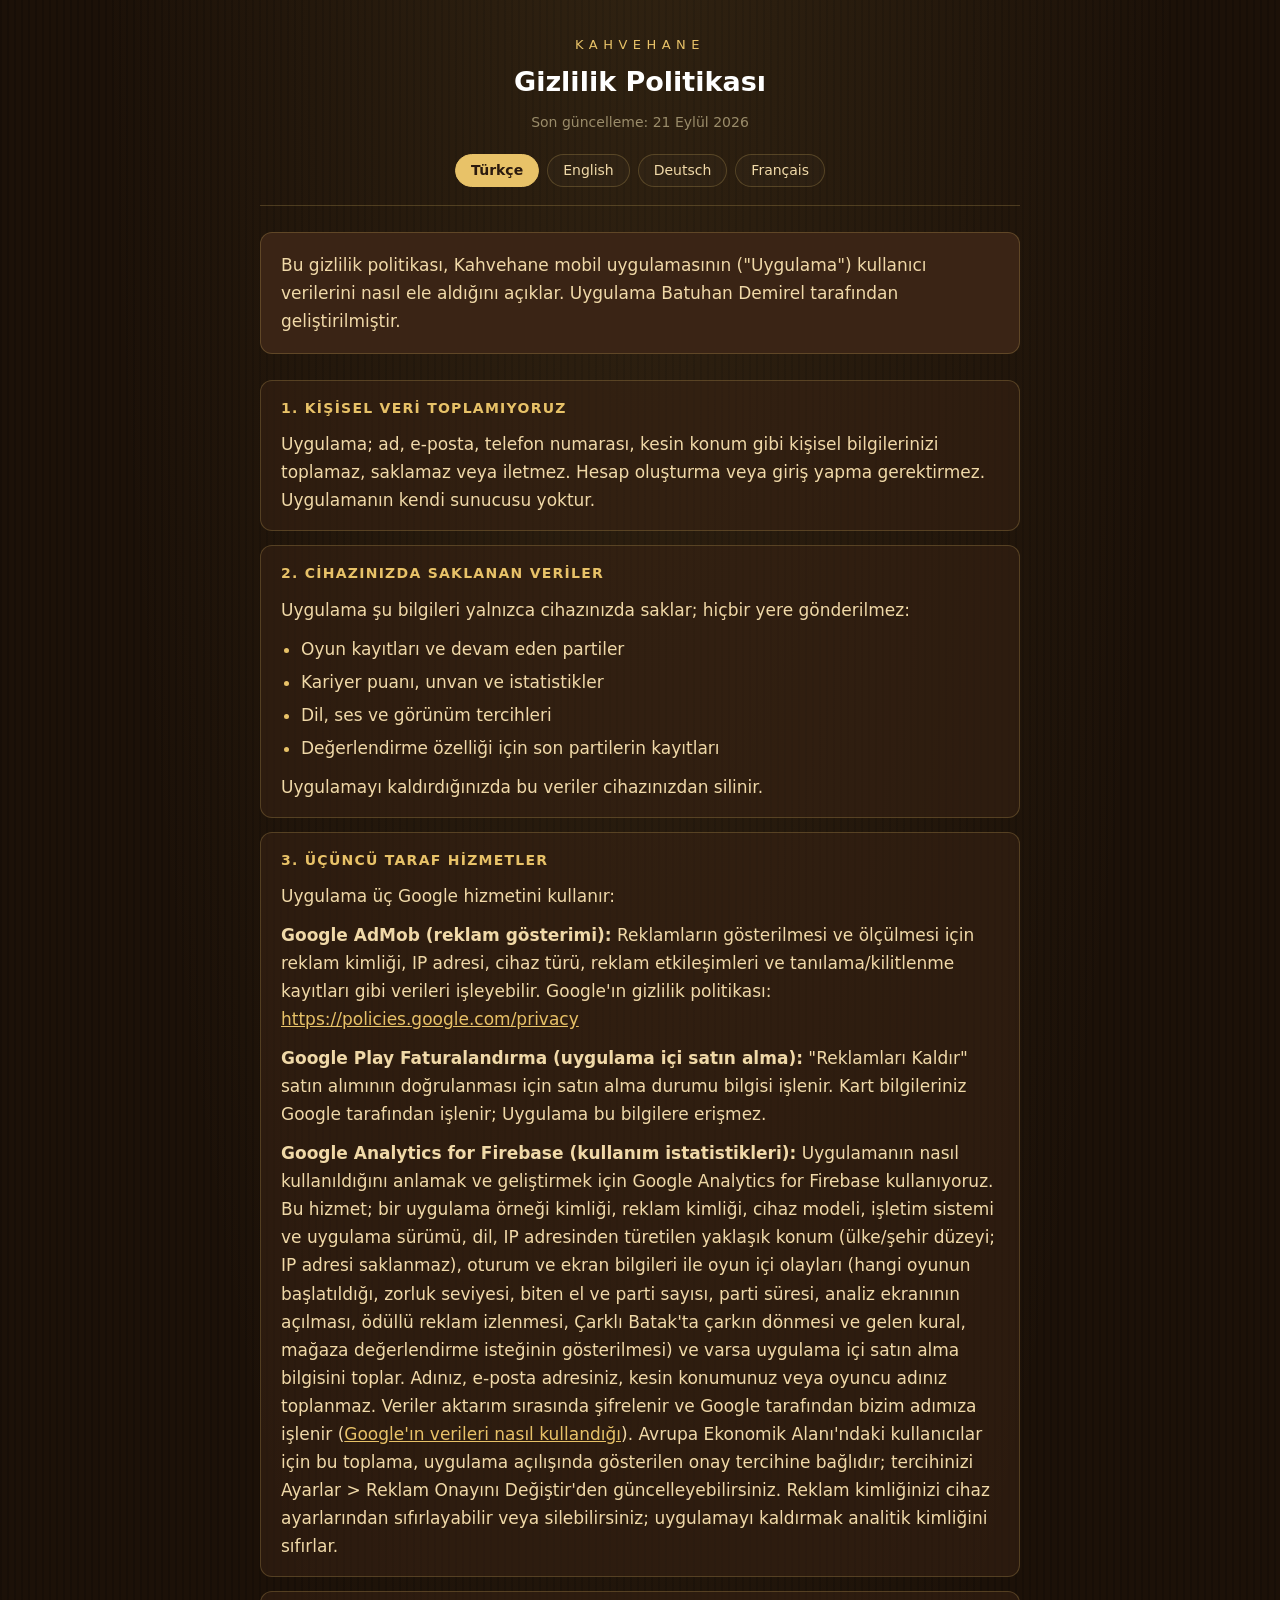
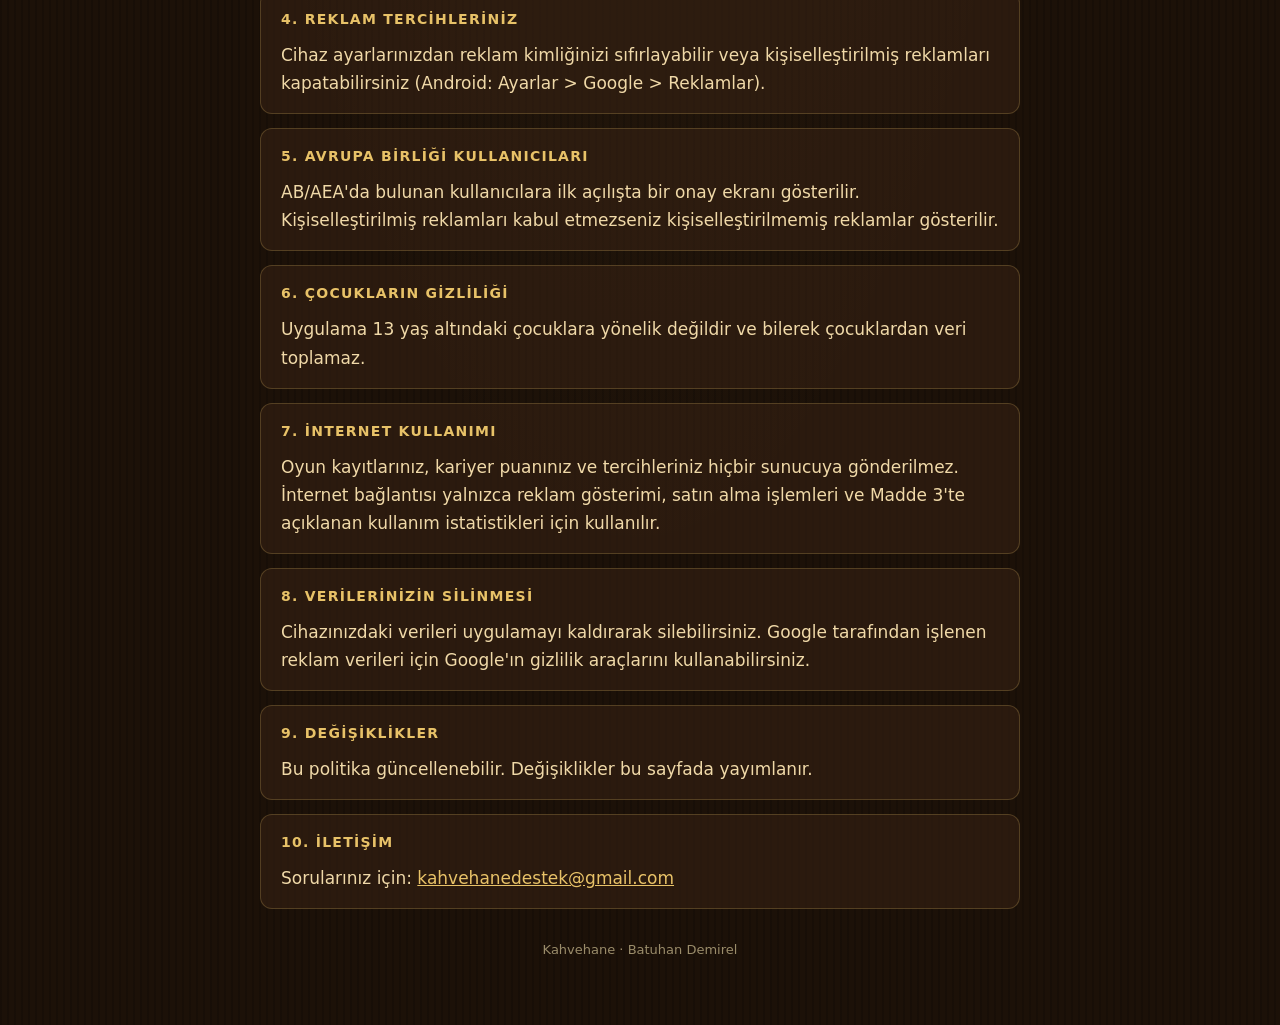
<file: index.html>
<!DOCTYPE html>
<html lang="tr">
<head>
<meta charset="utf-8">
<meta name="viewport" content="width=device-width, initial-scale=1">
<meta name="robots" content="index, follow">
<title>Kahvehane — Gizlilik Politikası</title>
<meta name="description" content="Gizlilik Politikası — Kahvehane">
<link rel="stylesheet" href="style.css">
</head>
<body>
<div class="wrap">
  <header>
    <p class="brand">Kahvehane</p>
    <h1>Gizlilik Politikası</h1>
    <p class="updated">Son güncelleme: 21 Eylül 2026</p>
    <nav>
  <a href="./" hreflang="tr" aria-current="page">Türkçe</a>
  <a href="en/" hreflang="en">English</a>
  <a href="de/" hreflang="de">Deutsch</a>
  <a href="fr/" hreflang="fr">Français</a>
  </nav>
  </header>
  <main>
    <div class="intro"><p>Bu gizlilik politikası, Kahvehane mobil uygulamasının ("Uygulama") kullanıcı verilerini nasıl ele aldığını açıklar. Uygulama Batuhan Demirel tarafından geliştirilmiştir.</p></div>
    <section>
      <h2>1. KİŞİSEL VERİ TOPLAMIYORUZ</h2>
      <p>Uygulama; ad, e-posta, telefon numarası, kesin konum gibi kişisel bilgilerinizi toplamaz, saklamaz veya iletmez. Hesap oluşturma veya giriş yapma gerektirmez. Uygulamanın kendi sunucusu yoktur.</p>
    </section>
    <section>
      <h2>2. CİHAZINIZDA SAKLANAN VERİLER</h2>
      <p>Uygulama şu bilgileri yalnızca cihazınızda saklar; hiçbir yere gönderilmez:</p>
      <ul>
        <li>Oyun kayıtları ve devam eden partiler</li>
        <li>Kariyer puanı, unvan ve istatistikler</li>
        <li>Dil, ses ve görünüm tercihleri</li>
        <li>Değerlendirme özelliği için son partilerin kayıtları</li>
      </ul>
      <p>Uygulamayı kaldırdığınızda bu veriler cihazınızdan silinir.</p>
    </section>
    <section>
      <h2>3. ÜÇÜNCÜ TARAF HİZMETLER</h2>
      <p>Uygulama üç Google hizmetini kullanır:</p>
      <p><strong>Google AdMob (reklam gösterimi):</strong> Reklamların gösterilmesi ve ölçülmesi için reklam kimliği, IP adresi, cihaz türü, reklam etkileşimleri ve tanılama/kilitlenme kayıtları gibi verileri işleyebilir. Google'ın gizlilik politikası: <a href="https://policies.google.com/privacy">https://policies.google.com/privacy</a></p>
      <p><strong>Google Play Faturalandırma (uygulama içi satın alma):</strong> "Reklamları Kaldır" satın alımının doğrulanması için satın alma durumu bilgisi işlenir. Kart bilgileriniz Google tarafından işlenir; Uygulama bu bilgilere erişmez.</p>
      <p><strong>Google Analytics for Firebase (kullanım istatistikleri):</strong> Uygulamanın nasıl kullanıldığını anlamak ve geliştirmek için Google Analytics for Firebase kullanıyoruz. Bu hizmet; bir uygulama örneği kimliği, reklam kimliği, cihaz modeli, işletim sistemi ve uygulama sürümü, dil, IP adresinden türetilen yaklaşık konum (ülke/şehir düzeyi; IP adresi saklanmaz), oturum ve ekran bilgileri ile oyun içi olayları (hangi oyunun başlatıldığı, zorluk seviyesi, biten el ve parti sayısı, parti süresi, analiz ekranının açılması, ödüllü reklam izlenmesi, Çarklı Batak'ta çarkın dönmesi ve gelen kural, mağaza değerlendirme isteğinin gösterilmesi) ve varsa uygulama içi satın alma bilgisini toplar. Adınız, e-posta adresiniz, kesin konumunuz veya oyuncu adınız toplanmaz. Veriler aktarım sırasında şifrelenir ve Google tarafından bizim adımıza işlenir (<a href="https://policies.google.com/technologies/partner-sites">Google'ın verileri nasıl kullandığı</a>). Avrupa Ekonomik Alanı'ndaki kullanıcılar için bu toplama, uygulama açılışında gösterilen onay tercihine bağlıdır; tercihinizi Ayarlar &gt; Reklam Onayını Değiştir'den güncelleyebilirsiniz. Reklam kimliğinizi cihaz ayarlarından sıfırlayabilir veya silebilirsiniz; uygulamayı kaldırmak analitik kimliğini sıfırlar.</p>
    </section>
    <section>
      <h2>4. REKLAM TERCİHLERİNİZ</h2>
      <p>Cihaz ayarlarınızdan reklam kimliğinizi sıfırlayabilir veya kişiselleştirilmiş reklamları kapatabilirsiniz (Android: Ayarlar &gt; Google &gt; Reklamlar).</p>
    </section>
    <section>
      <h2>5. AVRUPA BİRLİĞİ KULLANICILARI</h2>
      <p>AB/AEA'da bulunan kullanıcılara ilk açılışta bir onay ekranı gösterilir. Kişiselleştirilmiş reklamları kabul etmezseniz kişiselleştirilmemiş reklamlar gösterilir.</p>
    </section>
    <section>
      <h2>6. ÇOCUKLARIN GİZLİLİĞİ</h2>
      <p>Uygulama 13 yaş altındaki çocuklara yönelik değildir ve bilerek çocuklardan veri toplamaz.</p>
    </section>
    <section>
      <h2>7. İNTERNET KULLANIMI</h2>
      <p>Oyun kayıtlarınız, kariyer puanınız ve tercihleriniz hiçbir sunucuya gönderilmez. İnternet bağlantısı yalnızca reklam gösterimi, satın alma işlemleri ve Madde 3'te açıklanan kullanım istatistikleri için kullanılır.</p>
    </section>
    <section>
      <h2>8. VERİLERİNİZİN SİLİNMESİ</h2>
      <p>Cihazınızdaki verileri uygulamayı kaldırarak silebilirsiniz. Google tarafından işlenen reklam verileri için Google'ın gizlilik araçlarını kullanabilirsiniz.</p>
    </section>
    <section>
      <h2>9. DEĞİŞİKLİKLER</h2>
      <p>Bu politika güncellenebilir. Değişiklikler bu sayfada yayımlanır.</p>
    </section>
    <section>
      <h2>10. İLETİŞİM</h2>
      <p>Sorularınız için: <a href="mailto:kahvehanedestek@gmail.com">kahvehanedestek@gmail.com</a></p>
    </section>
  </main>
  <footer>Kahvehane &middot; Batuhan Demirel</footer>
</div>
</body>
</html>
</file>
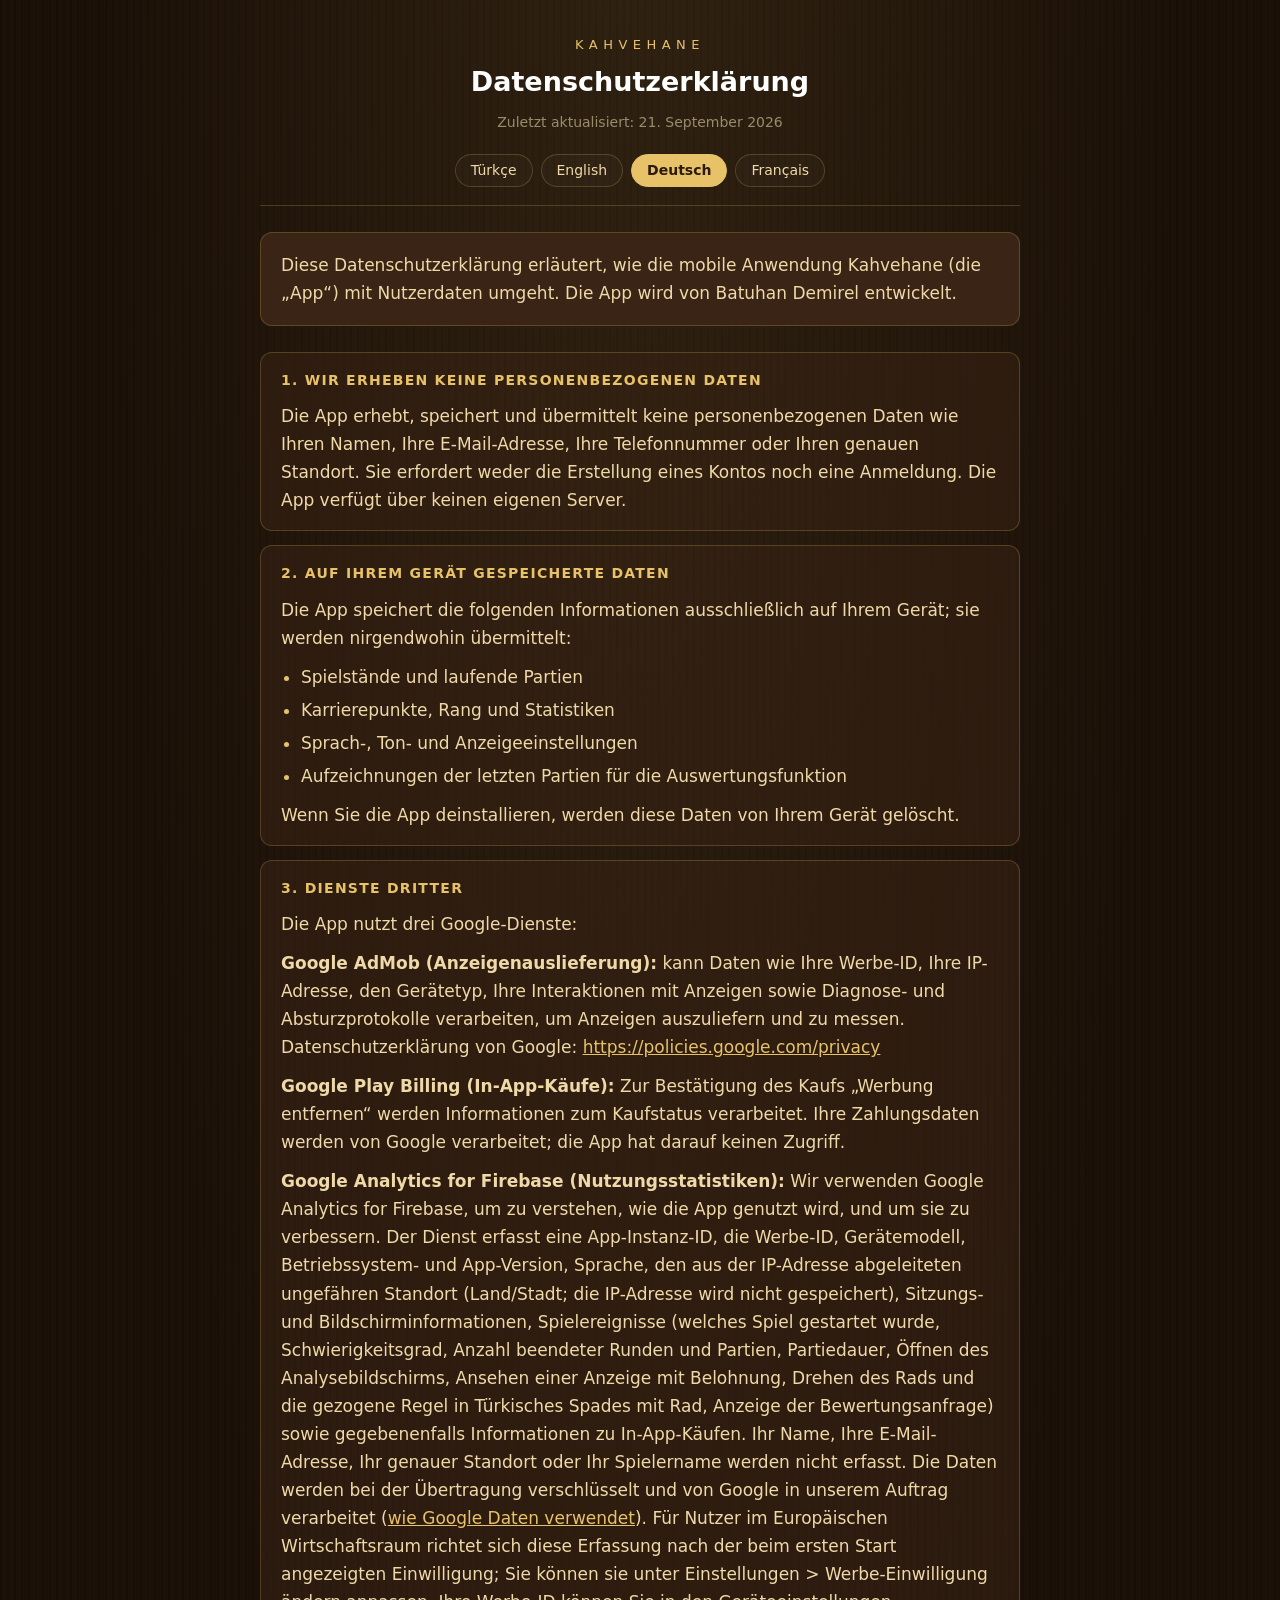
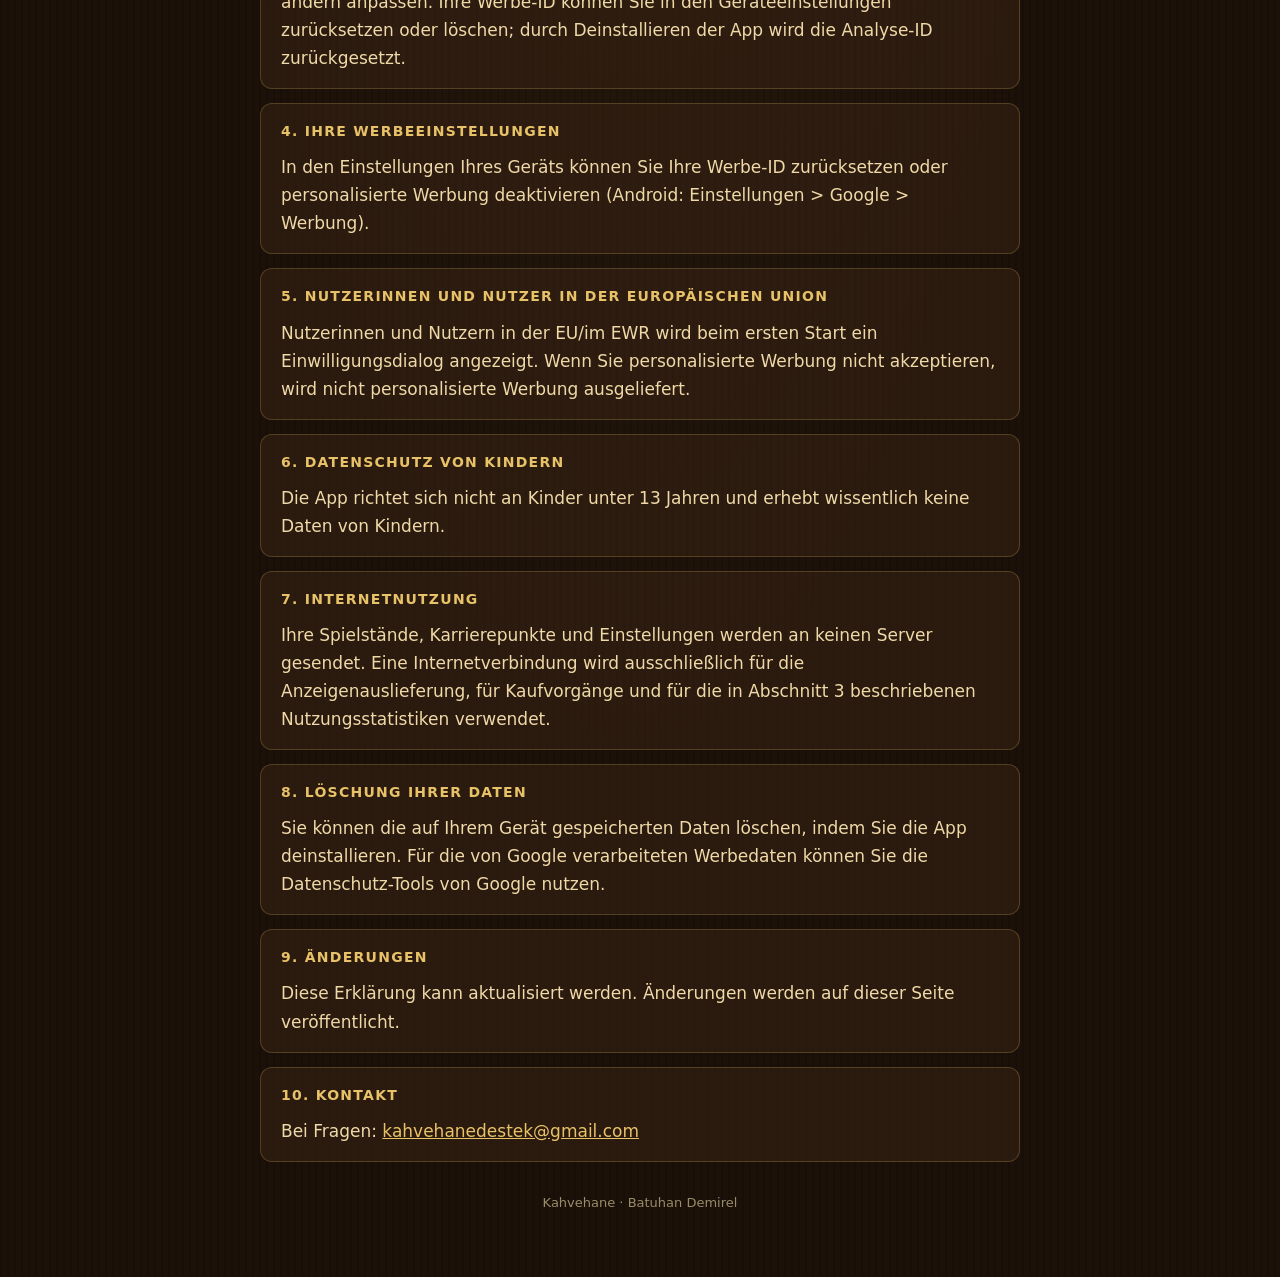
<file: de/index.html>
<!DOCTYPE html>
<html lang="de">
<head>
<meta charset="utf-8">
<meta name="viewport" content="width=device-width, initial-scale=1">
<meta name="robots" content="index, follow">
<title>Kahvehane — Datenschutzerklärung</title>
<meta name="description" content="Datenschutzerklärung — Kahvehane">
<link rel="stylesheet" href="../style.css">
</head>
<body>
<div class="wrap">
  <header>
    <p class="brand">Kahvehane</p>
    <h1>Datenschutzerklärung</h1>
    <p class="updated">Zuletzt aktualisiert: 21. September 2026</p>
    <nav>
  <a href="../" hreflang="tr">Türkçe</a>
  <a href="../en/" hreflang="en">English</a>
  <a href="../de/" hreflang="de" aria-current="page">Deutsch</a>
  <a href="../fr/" hreflang="fr">Français</a>
  </nav>
  </header>
  <main>
    <div class="intro"><p>Diese Datenschutzerklärung erläutert, wie die mobile Anwendung Kahvehane (die „App“) mit Nutzerdaten umgeht. Die App wird von Batuhan Demirel entwickelt.</p></div>
    <section>
      <h2>1. WIR ERHEBEN KEINE PERSONENBEZOGENEN DATEN</h2>
      <p>Die App erhebt, speichert und übermittelt keine personenbezogenen Daten wie Ihren Namen, Ihre E-Mail-Adresse, Ihre Telefonnummer oder Ihren genauen Standort. Sie erfordert weder die Erstellung eines Kontos noch eine Anmeldung. Die App verfügt über keinen eigenen Server.</p>
    </section>
    <section>
      <h2>2. AUF IHREM GERÄT GESPEICHERTE DATEN</h2>
      <p>Die App speichert die folgenden Informationen ausschließlich auf Ihrem Gerät; sie werden nirgendwohin übermittelt:</p>
      <ul>
        <li>Spielstände und laufende Partien</li>
        <li>Karrierepunkte, Rang und Statistiken</li>
        <li>Sprach-, Ton- und Anzeigeeinstellungen</li>
        <li>Aufzeichnungen der letzten Partien für die Auswertungsfunktion</li>
      </ul>
      <p>Wenn Sie die App deinstallieren, werden diese Daten von Ihrem Gerät gelöscht.</p>
    </section>
    <section>
      <h2>3. DIENSTE DRITTER</h2>
      <p>Die App nutzt drei Google-Dienste:</p>
      <p><strong>Google AdMob (Anzeigenauslieferung):</strong> kann Daten wie Ihre Werbe-ID, Ihre IP-Adresse, den Gerätetyp, Ihre Interaktionen mit Anzeigen sowie Diagnose- und Absturzprotokolle verarbeiten, um Anzeigen auszuliefern und zu messen. Datenschutzerklärung von Google: <a href="https://policies.google.com/privacy">https://policies.google.com/privacy</a></p>
      <p><strong>Google Play Billing (In-App-Käufe):</strong> Zur Bestätigung des Kaufs „Werbung entfernen“ werden Informationen zum Kaufstatus verarbeitet. Ihre Zahlungsdaten werden von Google verarbeitet; die App hat darauf keinen Zugriff.</p>
      <p><strong>Google Analytics for Firebase (Nutzungsstatistiken):</strong> Wir verwenden Google Analytics for Firebase, um zu verstehen, wie die App genutzt wird, und um sie zu verbessern. Der Dienst erfasst eine App-Instanz-ID, die Werbe-ID, Gerätemodell, Betriebssystem- und App-Version, Sprache, den aus der IP-Adresse abgeleiteten ungefähren Standort (Land/Stadt; die IP-Adresse wird nicht gespeichert), Sitzungs- und Bildschirminformationen, Spielereignisse (welches Spiel gestartet wurde, Schwierigkeitsgrad, Anzahl beendeter Runden und Partien, Partiedauer, Öffnen des Analysebildschirms, Ansehen einer Anzeige mit Belohnung, Drehen des Rads und die gezogene Regel in Türkisches Spades mit Rad, Anzeige der Bewertungsanfrage) sowie gegebenenfalls Informationen zu In-App-Käufen. Ihr Name, Ihre E-Mail-Adresse, Ihr genauer Standort oder Ihr Spielername werden nicht erfasst. Die Daten werden bei der Übertragung verschlüsselt und von Google in unserem Auftrag verarbeitet (<a href="https://policies.google.com/technologies/partner-sites">wie Google Daten verwendet</a>). Für Nutzer im Europäischen Wirtschaftsraum richtet sich diese Erfassung nach der beim ersten Start angezeigten Einwilligung; Sie können sie unter Einstellungen &gt; Werbe-Einwilligung ändern anpassen. Ihre Werbe-ID können Sie in den Geräteeinstellungen zurücksetzen oder löschen; durch Deinstallieren der App wird die Analyse-ID zurückgesetzt.</p>
    </section>
    <section>
      <h2>4. IHRE WERBEEINSTELLUNGEN</h2>
      <p>In den Einstellungen Ihres Geräts können Sie Ihre Werbe-ID zurücksetzen oder personalisierte Werbung deaktivieren (Android: Einstellungen &gt; Google &gt; Werbung).</p>
    </section>
    <section>
      <h2>5. NUTZERINNEN UND NUTZER IN DER EUROPÄISCHEN UNION</h2>
      <p>Nutzerinnen und Nutzern in der EU/im EWR wird beim ersten Start ein Einwilligungsdialog angezeigt. Wenn Sie personalisierte Werbung nicht akzeptieren, wird nicht personalisierte Werbung ausgeliefert.</p>
    </section>
    <section>
      <h2>6. DATENSCHUTZ VON KINDERN</h2>
      <p>Die App richtet sich nicht an Kinder unter 13 Jahren und erhebt wissentlich keine Daten von Kindern.</p>
    </section>
    <section>
      <h2>7. INTERNETNUTZUNG</h2>
      <p>Ihre Spielstände, Karrierepunkte und Einstellungen werden an keinen Server gesendet. Eine Internetverbindung wird ausschließlich für die Anzeigenauslieferung, für Kaufvorgänge und für die in Abschnitt 3 beschriebenen Nutzungsstatistiken verwendet.</p>
    </section>
    <section>
      <h2>8. LÖSCHUNG IHRER DATEN</h2>
      <p>Sie können die auf Ihrem Gerät gespeicherten Daten löschen, indem Sie die App deinstallieren. Für die von Google verarbeiteten Werbedaten können Sie die Datenschutz-Tools von Google nutzen.</p>
    </section>
    <section>
      <h2>9. ÄNDERUNGEN</h2>
      <p>Diese Erklärung kann aktualisiert werden. Änderungen werden auf dieser Seite veröffentlicht.</p>
    </section>
    <section>
      <h2>10. KONTAKT</h2>
      <p>Bei Fragen: <a href="mailto:kahvehanedestek@gmail.com">kahvehanedestek@gmail.com</a></p>
    </section>
  </main>
  <footer>Kahvehane &middot; Batuhan Demirel</footer>
</div>
</body>
</html>
</file>
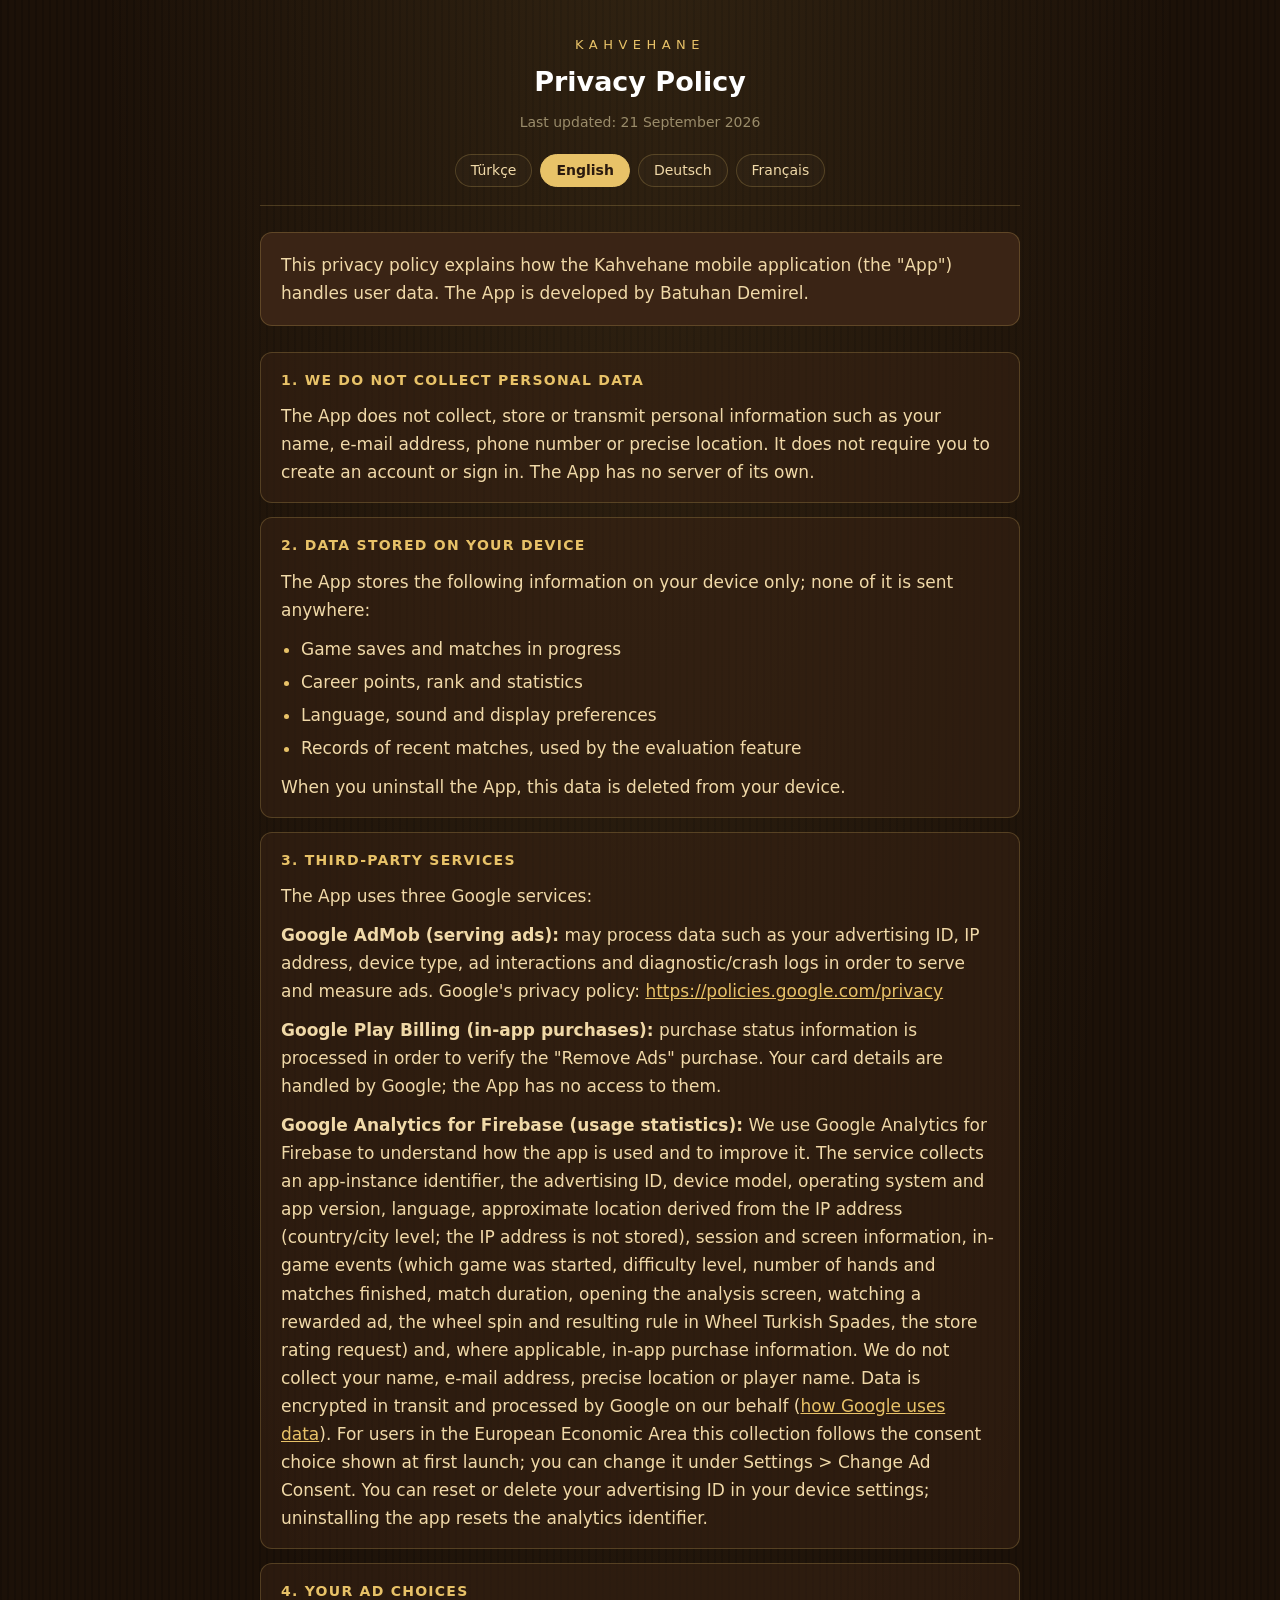
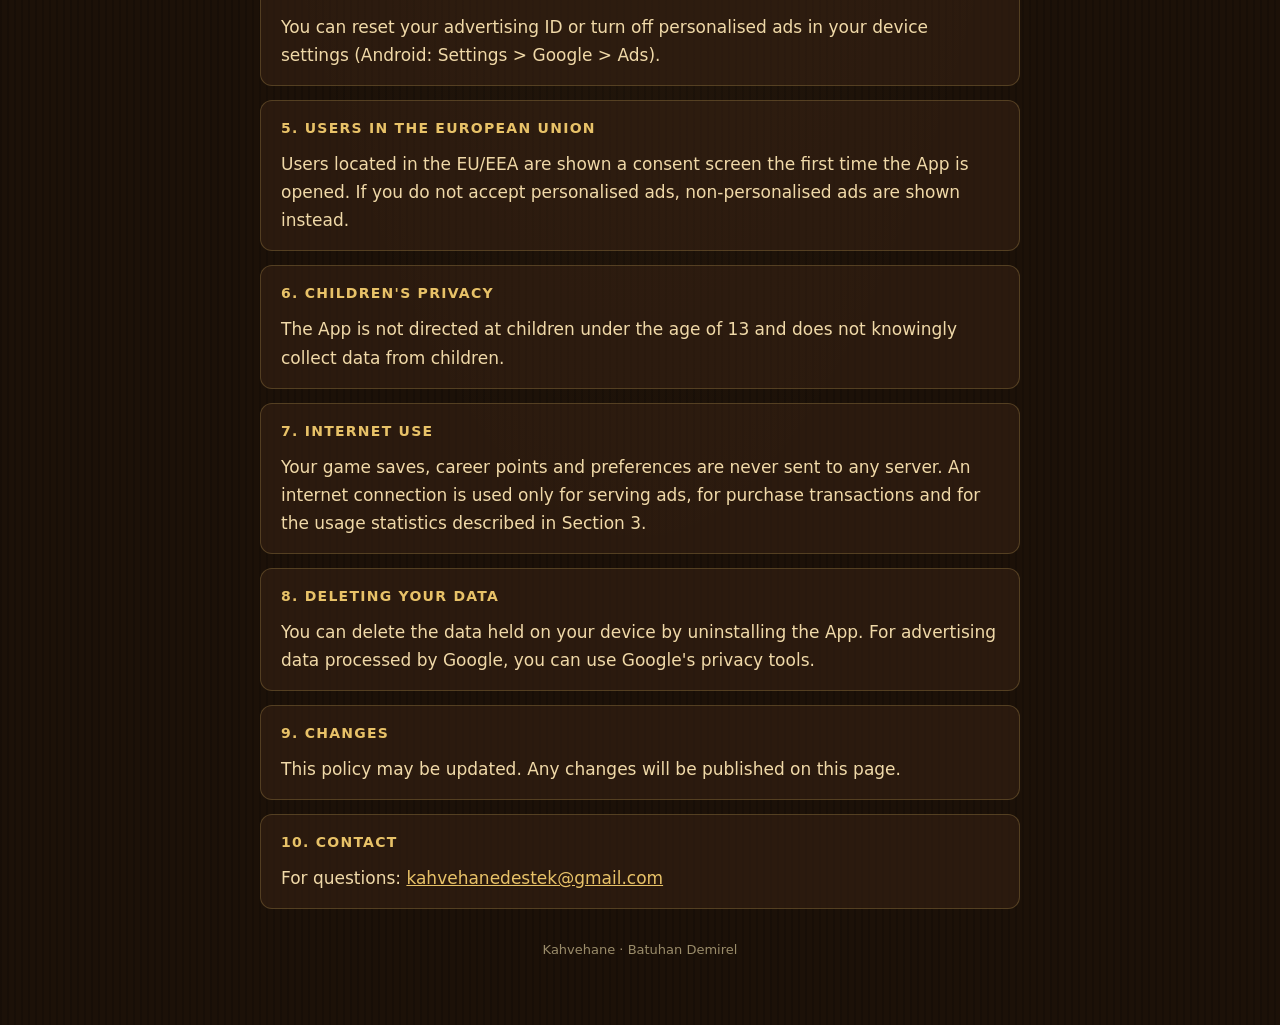
<file: en/index.html>
<!DOCTYPE html>
<html lang="en">
<head>
<meta charset="utf-8">
<meta name="viewport" content="width=device-width, initial-scale=1">
<meta name="robots" content="index, follow">
<title>Kahvehane — Privacy Policy</title>
<meta name="description" content="Privacy Policy — Kahvehane">
<link rel="stylesheet" href="../style.css">
</head>
<body>
<div class="wrap">
  <header>
    <p class="brand">Kahvehane</p>
    <h1>Privacy Policy</h1>
    <p class="updated">Last updated: 21 September 2026</p>
    <nav>
  <a href="../" hreflang="tr">Türkçe</a>
  <a href="../en/" hreflang="en" aria-current="page">English</a>
  <a href="../de/" hreflang="de">Deutsch</a>
  <a href="../fr/" hreflang="fr">Français</a>
  </nav>
  </header>
  <main>
    <div class="intro"><p>This privacy policy explains how the Kahvehane mobile application (the "App") handles user data. The App is developed by Batuhan Demirel.</p></div>
    <section>
      <h2>1. WE DO NOT COLLECT PERSONAL DATA</h2>
      <p>The App does not collect, store or transmit personal information such as your name, e-mail address, phone number or precise location. It does not require you to create an account or sign in. The App has no server of its own.</p>
    </section>
    <section>
      <h2>2. DATA STORED ON YOUR DEVICE</h2>
      <p>The App stores the following information on your device only; none of it is sent anywhere:</p>
      <ul>
        <li>Game saves and matches in progress</li>
        <li>Career points, rank and statistics</li>
        <li>Language, sound and display preferences</li>
        <li>Records of recent matches, used by the evaluation feature</li>
      </ul>
      <p>When you uninstall the App, this data is deleted from your device.</p>
    </section>
    <section>
      <h2>3. THIRD-PARTY SERVICES</h2>
      <p>The App uses three Google services:</p>
      <p><strong>Google AdMob (serving ads):</strong> may process data such as your advertising ID, IP address, device type, ad interactions and diagnostic/crash logs in order to serve and measure ads. Google's privacy policy: <a href="https://policies.google.com/privacy">https://policies.google.com/privacy</a></p>
      <p><strong>Google Play Billing (in-app purchases):</strong> purchase status information is processed in order to verify the "Remove Ads" purchase. Your card details are handled by Google; the App has no access to them.</p>
      <p><strong>Google Analytics for Firebase (usage statistics):</strong> We use Google Analytics for Firebase to understand how the app is used and to improve it. The service collects an app-instance identifier, the advertising ID, device model, operating system and app version, language, approximate location derived from the IP address (country/city level; the IP address is not stored), session and screen information, in-game events (which game was started, difficulty level, number of hands and matches finished, match duration, opening the analysis screen, watching a rewarded ad, the wheel spin and resulting rule in Wheel Turkish Spades, the store rating request) and, where applicable, in-app purchase information. We do not collect your name, e-mail address, precise location or player name. Data is encrypted in transit and processed by Google on our behalf (<a href="https://policies.google.com/technologies/partner-sites">how Google uses data</a>). For users in the European Economic Area this collection follows the consent choice shown at first launch; you can change it under Settings &gt; Change Ad Consent. You can reset or delete your advertising ID in your device settings; uninstalling the app resets the analytics identifier.</p>
    </section>
    <section>
      <h2>4. YOUR AD CHOICES</h2>
      <p>You can reset your advertising ID or turn off personalised ads in your device settings (Android: Settings &gt; Google &gt; Ads).</p>
    </section>
    <section>
      <h2>5. USERS IN THE EUROPEAN UNION</h2>
      <p>Users located in the EU/EEA are shown a consent screen the first time the App is opened. If you do not accept personalised ads, non-personalised ads are shown instead.</p>
    </section>
    <section>
      <h2>6. CHILDREN'S PRIVACY</h2>
      <p>The App is not directed at children under the age of 13 and does not knowingly collect data from children.</p>
    </section>
    <section>
      <h2>7. INTERNET USE</h2>
      <p>Your game saves, career points and preferences are never sent to any server. An internet connection is used only for serving ads, for purchase transactions and for the usage statistics described in Section 3.</p>
    </section>
    <section>
      <h2>8. DELETING YOUR DATA</h2>
      <p>You can delete the data held on your device by uninstalling the App. For advertising data processed by Google, you can use Google's privacy tools.</p>
    </section>
    <section>
      <h2>9. CHANGES</h2>
      <p>This policy may be updated. Any changes will be published on this page.</p>
    </section>
    <section>
      <h2>10. CONTACT</h2>
      <p>For questions: <a href="mailto:kahvehanedestek@gmail.com">kahvehanedestek@gmail.com</a></p>
    </section>
  </main>
  <footer>Kahvehane &middot; Batuhan Demirel</footer>
</div>
</body>
</html>
</file>
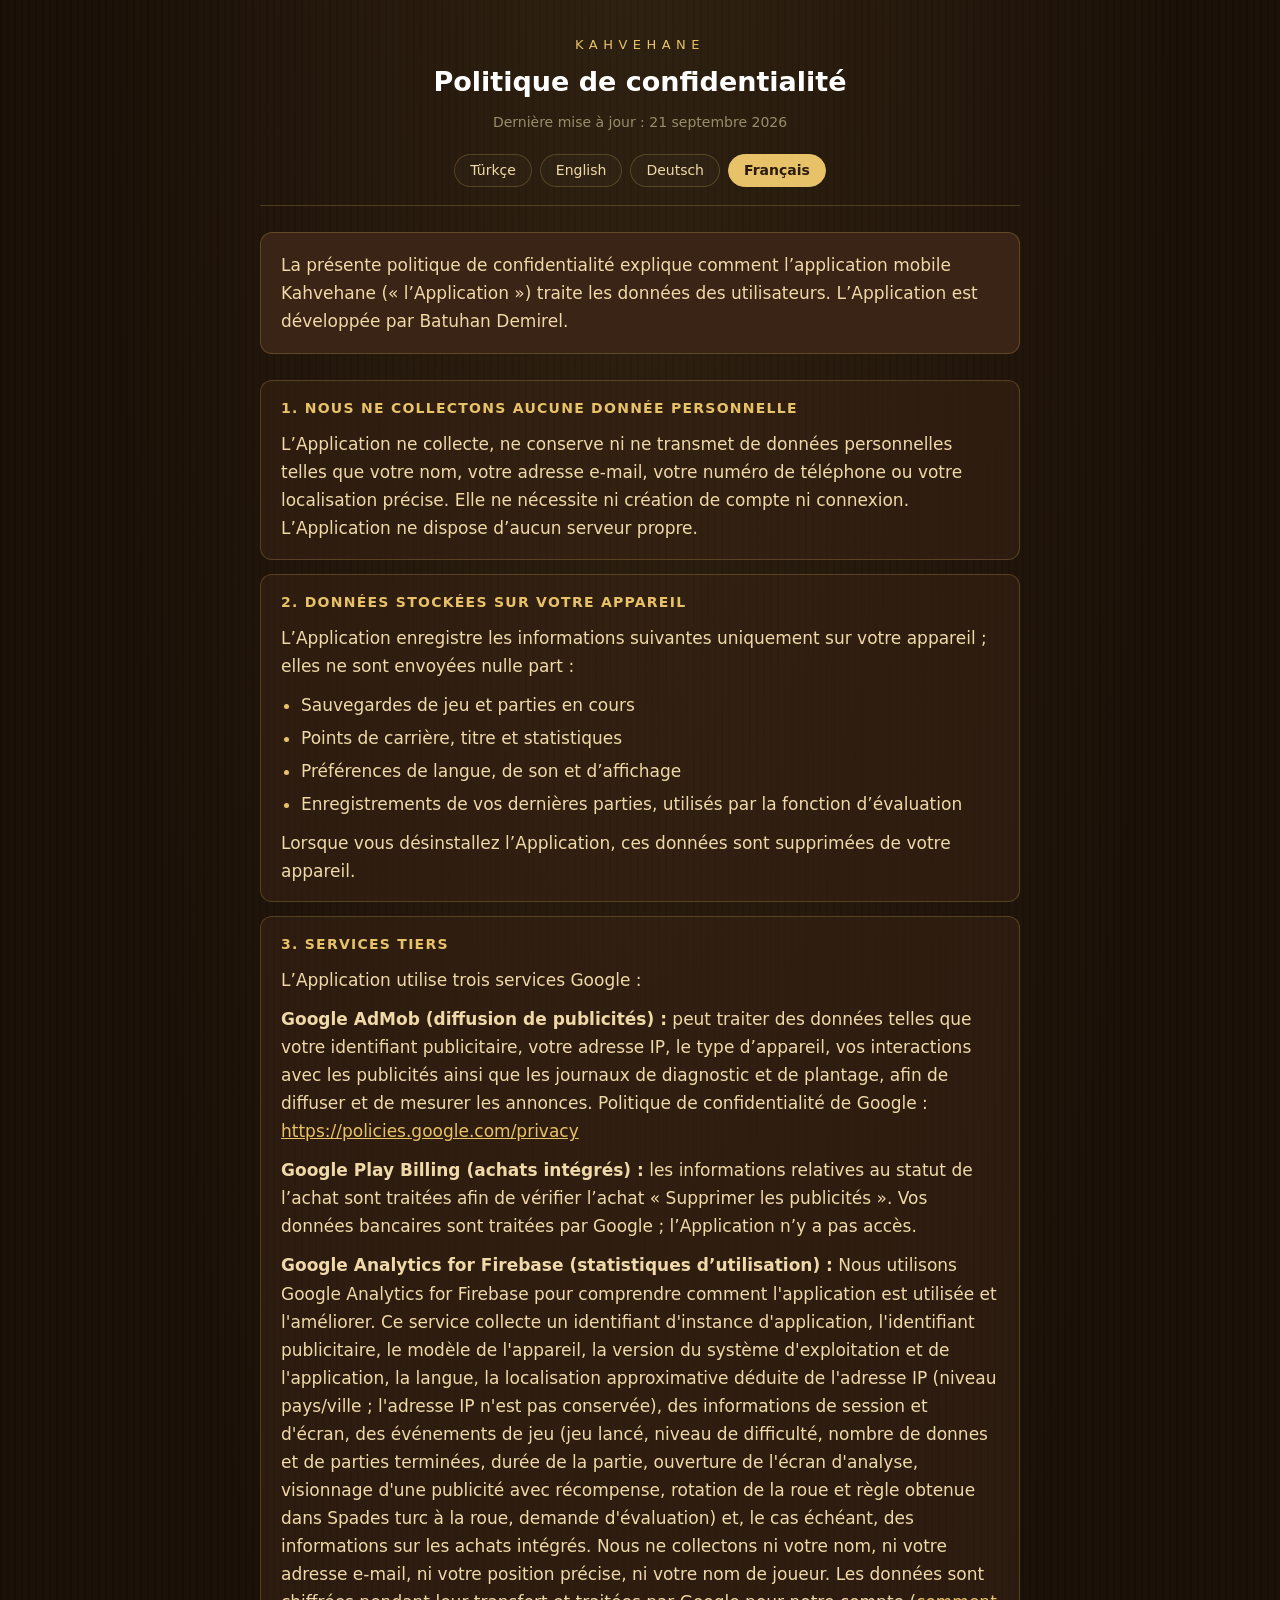
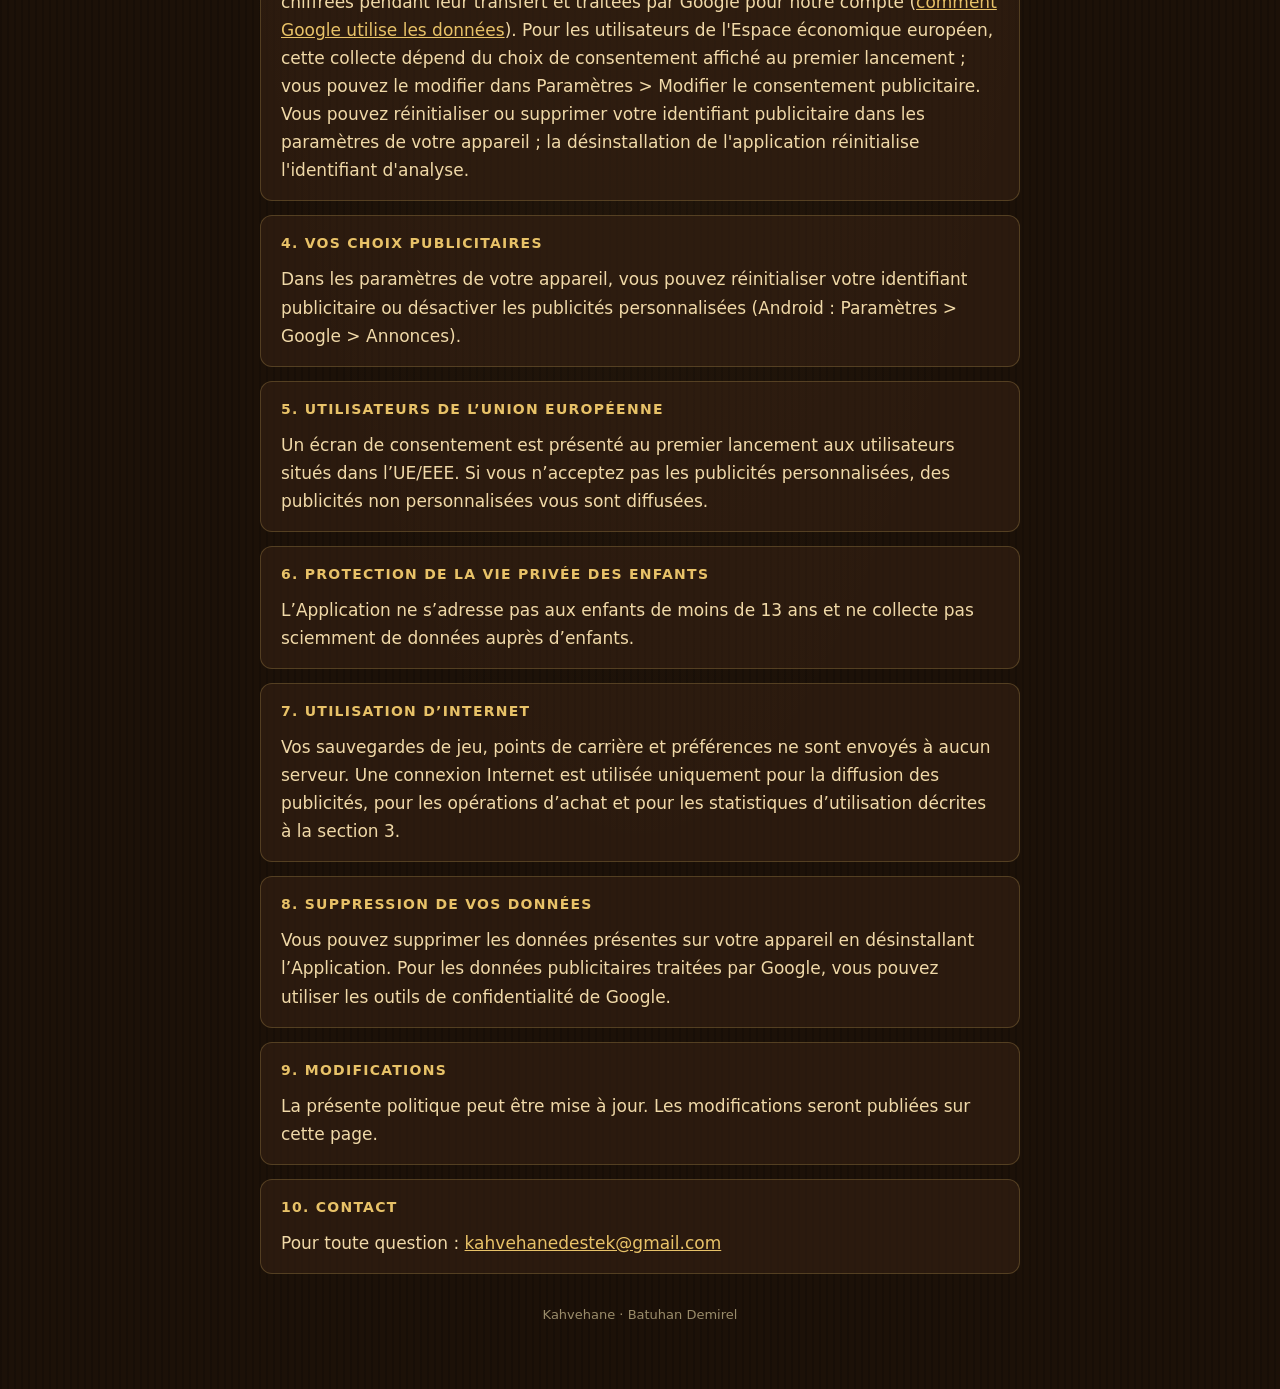
<file: fr/index.html>
<!DOCTYPE html>
<html lang="fr">
<head>
<meta charset="utf-8">
<meta name="viewport" content="width=device-width, initial-scale=1">
<meta name="robots" content="index, follow">
<title>Kahvehane — Politique de confidentialité</title>
<meta name="description" content="Politique de confidentialité — Kahvehane">
<link rel="stylesheet" href="../style.css">
</head>
<body>
<div class="wrap">
  <header>
    <p class="brand">Kahvehane</p>
    <h1>Politique de confidentialité</h1>
    <p class="updated">Dernière mise à jour : 21 septembre 2026</p>
    <nav>
  <a href="../" hreflang="tr">Türkçe</a>
  <a href="../en/" hreflang="en">English</a>
  <a href="../de/" hreflang="de">Deutsch</a>
  <a href="../fr/" hreflang="fr" aria-current="page">Français</a>
  </nav>
  </header>
  <main>
    <div class="intro"><p>La présente politique de confidentialité explique comment l’application mobile Kahvehane (« l’Application ») traite les données des utilisateurs. L’Application est développée par Batuhan Demirel.</p></div>
    <section>
      <h2>1. NOUS NE COLLECTONS AUCUNE DONNÉE PERSONNELLE</h2>
      <p>L’Application ne collecte, ne conserve ni ne transmet de données personnelles telles que votre nom, votre adresse e-mail, votre numéro de téléphone ou votre localisation précise. Elle ne nécessite ni création de compte ni connexion. L’Application ne dispose d’aucun serveur propre.</p>
    </section>
    <section>
      <h2>2. DONNÉES STOCKÉES SUR VOTRE APPAREIL</h2>
      <p>L’Application enregistre les informations suivantes uniquement sur votre appareil ; elles ne sont envoyées nulle part :</p>
      <ul>
        <li>Sauvegardes de jeu et parties en cours</li>
        <li>Points de carrière, titre et statistiques</li>
        <li>Préférences de langue, de son et d’affichage</li>
        <li>Enregistrements de vos dernières parties, utilisés par la fonction d’évaluation</li>
      </ul>
      <p>Lorsque vous désinstallez l’Application, ces données sont supprimées de votre appareil.</p>
    </section>
    <section>
      <h2>3. SERVICES TIERS</h2>
      <p>L’Application utilise trois services Google :</p>
      <p><strong>Google AdMob (diffusion de publicités) :</strong> peut traiter des données telles que votre identifiant publicitaire, votre adresse IP, le type d’appareil, vos interactions avec les publicités ainsi que les journaux de diagnostic et de plantage, afin de diffuser et de mesurer les annonces. Politique de confidentialité de Google : <a href="https://policies.google.com/privacy">https://policies.google.com/privacy</a></p>
      <p><strong>Google Play Billing (achats intégrés) :</strong> les informations relatives au statut de l’achat sont traitées afin de vérifier l’achat « Supprimer les publicités ». Vos données bancaires sont traitées par Google ; l’Application n’y a pas accès.</p>
      <p><strong>Google Analytics for Firebase (statistiques d’utilisation) :</strong> Nous utilisons Google Analytics for Firebase pour comprendre comment l'application est utilisée et l'améliorer. Ce service collecte un identifiant d'instance d'application, l'identifiant publicitaire, le modèle de l'appareil, la version du système d'exploitation et de l'application, la langue, la localisation approximative déduite de l'adresse IP (niveau pays/ville ; l'adresse IP n'est pas conservée), des informations de session et d'écran, des événements de jeu (jeu lancé, niveau de difficulté, nombre de donnes et de parties terminées, durée de la partie, ouverture de l'écran d'analyse, visionnage d'une publicité avec récompense, rotation de la roue et règle obtenue dans Spades turc à la roue, demande d'évaluation) et, le cas échéant, des informations sur les achats intégrés. Nous ne collectons ni votre nom, ni votre adresse e-mail, ni votre position précise, ni votre nom de joueur. Les données sont chiffrées pendant leur transfert et traitées par Google pour notre compte (<a href="https://policies.google.com/technologies/partner-sites">comment Google utilise les données</a>). Pour les utilisateurs de l'Espace économique européen, cette collecte dépend du choix de consentement affiché au premier lancement ; vous pouvez le modifier dans Paramètres &gt; Modifier le consentement publicitaire. Vous pouvez réinitialiser ou supprimer votre identifiant publicitaire dans les paramètres de votre appareil ; la désinstallation de l'application réinitialise l'identifiant d'analyse.</p>
    </section>
    <section>
      <h2>4. VOS CHOIX PUBLICITAIRES</h2>
      <p>Dans les paramètres de votre appareil, vous pouvez réinitialiser votre identifiant publicitaire ou désactiver les publicités personnalisées (Android : Paramètres &gt; Google &gt; Annonces).</p>
    </section>
    <section>
      <h2>5. UTILISATEURS DE L’UNION EUROPÉENNE</h2>
      <p>Un écran de consentement est présenté au premier lancement aux utilisateurs situés dans l’UE/EEE. Si vous n’acceptez pas les publicités personnalisées, des publicités non personnalisées vous sont diffusées.</p>
    </section>
    <section>
      <h2>6. PROTECTION DE LA VIE PRIVÉE DES ENFANTS</h2>
      <p>L’Application ne s’adresse pas aux enfants de moins de 13 ans et ne collecte pas sciemment de données auprès d’enfants.</p>
    </section>
    <section>
      <h2>7. UTILISATION D’INTERNET</h2>
      <p>Vos sauvegardes de jeu, points de carrière et préférences ne sont envoyés à aucun serveur. Une connexion Internet est utilisée uniquement pour la diffusion des publicités, pour les opérations d’achat et pour les statistiques d’utilisation décrites à la section 3.</p>
    </section>
    <section>
      <h2>8. SUPPRESSION DE VOS DONNÉES</h2>
      <p>Vous pouvez supprimer les données présentes sur votre appareil en désinstallant l’Application. Pour les données publicitaires traitées par Google, vous pouvez utiliser les outils de confidentialité de Google.</p>
    </section>
    <section>
      <h2>9. MODIFICATIONS</h2>
      <p>La présente politique peut être mise à jour. Les modifications seront publiées sur cette page.</p>
    </section>
    <section>
      <h2>10. CONTACT</h2>
      <p>Pour toute question : <a href="mailto:kahvehanedestek@gmail.com">kahvehanedestek@gmail.com</a></p>
    </section>
  </main>
  <footer>Kahvehane &middot; Batuhan Demirel</footer>
</div>
</body>
</html>
</file>
<file: style.css>
/* Kahvehane — gizlilik sayfası. Oyunun paleti: koyu ahşap / krem / altın. */
:root{
  --wood-deep:#1c1108;
  --wood:#2b1a0e;
  --panel:#3a2415;
  --gold:#e8c268;
  --cream:#f0d9a8;
  --muted:#9a8c6a;
  --line:rgba(232,194,104,.22);
}
*{box-sizing:border-box}
html{-webkit-text-size-adjust:100%}
body{
  margin:0;
  padding:0 16px 64px;
  background:var(--wood-deep);
  background-image:
    radial-gradient(ellipse at 50% -10%, rgba(232,194,104,.10), transparent 60%),
    repeating-linear-gradient(90deg, rgba(0,0,0,.16) 0 2px, transparent 2px 7px);
  color:var(--cream);
  font-family:"Segoe UI",system-ui,-apple-system,Roboto,Helvetica,Arial,sans-serif;
  font-size:17px;
  line-height:1.65;
}
.wrap{max-width:760px;margin:0 auto}
header{padding:34px 0 18px;text-align:center;border-bottom:1px solid var(--line)}
.brand{
  font-size:13px;letter-spacing:.42em;text-transform:uppercase;
  color:var(--gold);margin:0 0 10px
}
h1{font-size:27px;line-height:1.25;margin:0;color:#fff;font-weight:600}
.updated{margin:12px 0 0;color:var(--muted);font-size:14px}
nav{display:flex;flex-wrap:wrap;gap:8px;justify-content:center;margin:20px 0 0}
nav a{
  display:inline-block;padding:7px 15px;border-radius:999px;
  border:1px solid var(--line);color:var(--cream);
  text-decoration:none;font-size:14px;line-height:1.2;background:rgba(255,255,255,.02)
}
nav a:hover{border-color:var(--gold);color:var(--gold)}
nav a[aria-current="page"]{background:var(--gold);border-color:var(--gold);color:#2b1a0e;font-weight:600}
main{margin:26px 0 0}
.intro{
  background:var(--panel);border:1px solid var(--line);border-radius:12px;
  padding:18px 20px;margin:0 0 26px
}
.intro p{margin:0}
section{
  background:rgba(58,36,21,.55);border:1px solid var(--line);border-radius:12px;
  padding:16px 20px;margin:0 0 14px
}
h2{
  font-size:14px;letter-spacing:.09em;color:var(--gold);
  margin:0 0 10px;font-weight:600;text-transform:uppercase
}
p{margin:0 0 11px}
p:last-child{margin-bottom:0}
ul{margin:0 0 11px;padding-left:20px}
li{margin:0 0 5px}
li::marker{color:var(--gold)}
a{color:var(--gold);overflow-wrap:anywhere}
footer{margin:30px 0 0;text-align:center;color:var(--muted);font-size:13px}
@media (max-width:520px){
  body{font-size:16px;padding:0 13px 48px}
  h1{font-size:22px}
  header{padding:26px 0 14px}
  section,.intro{padding:14px 15px}
}
</file>
